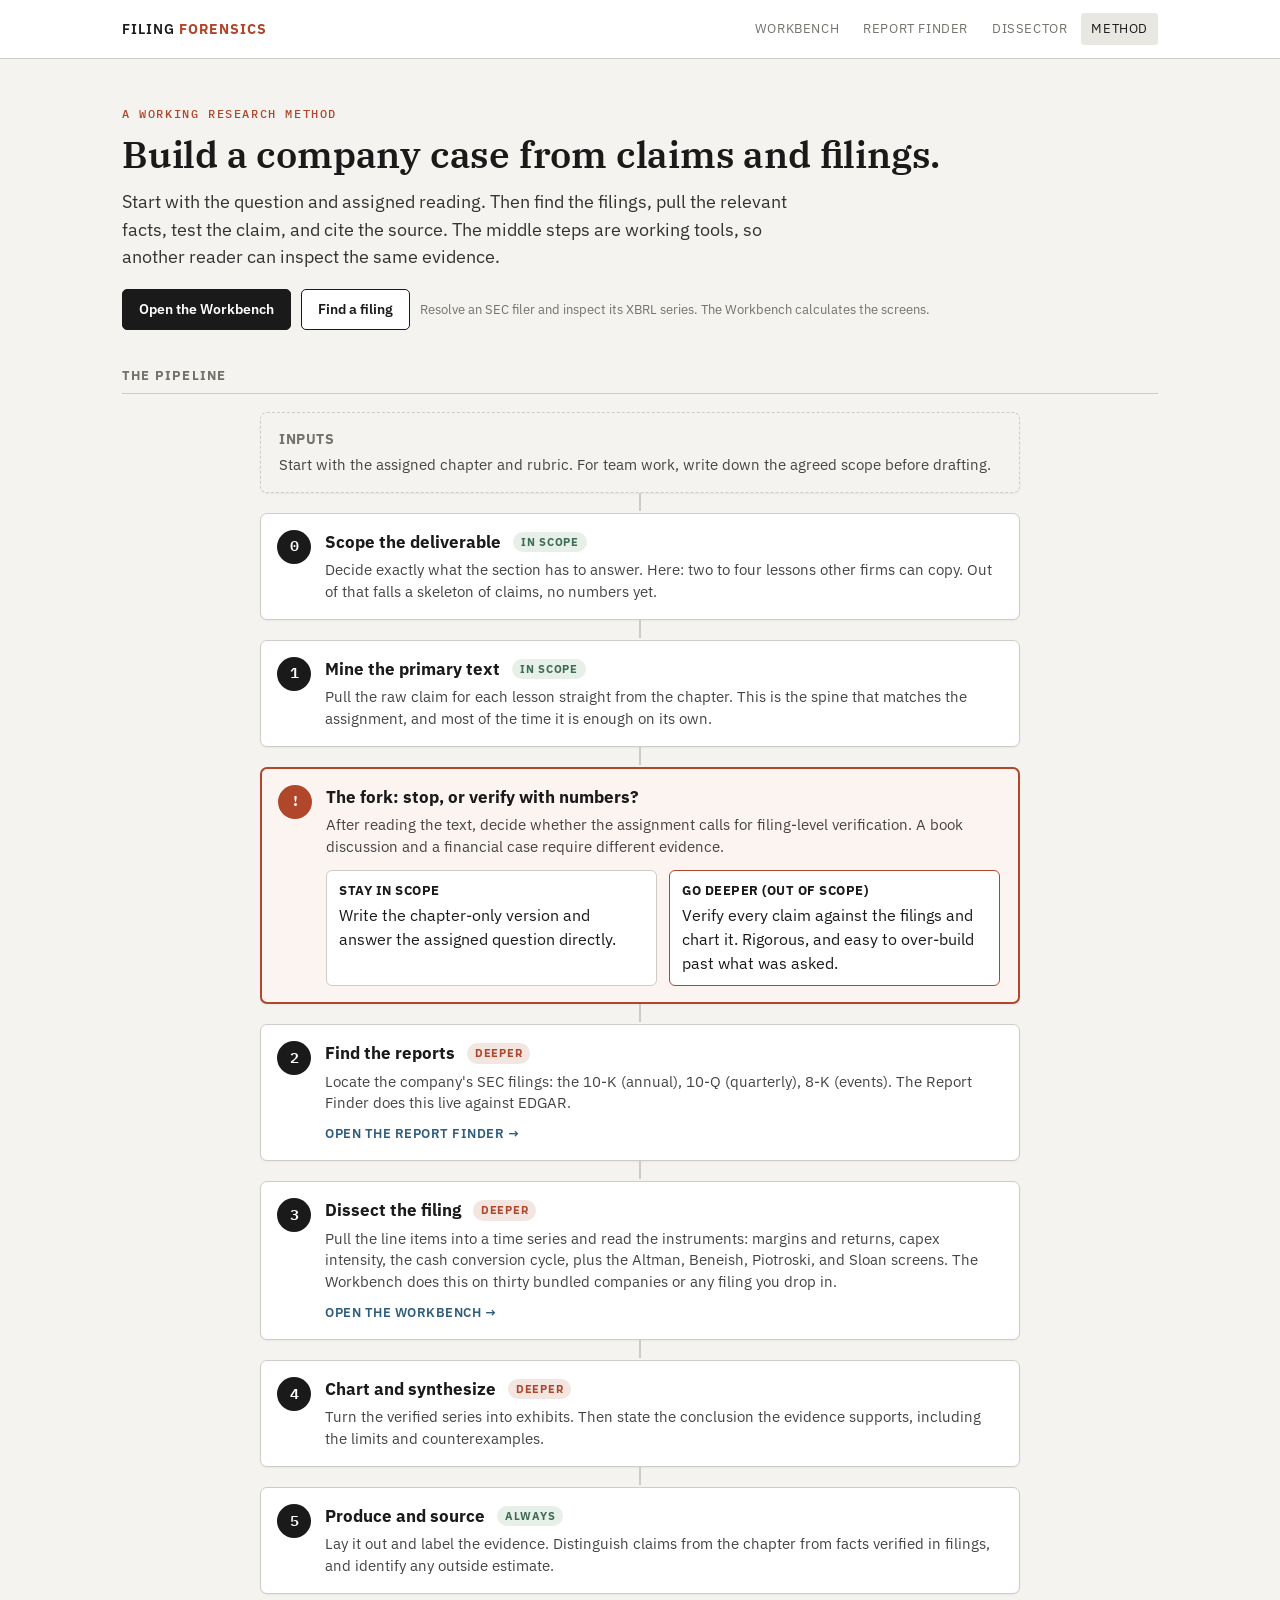
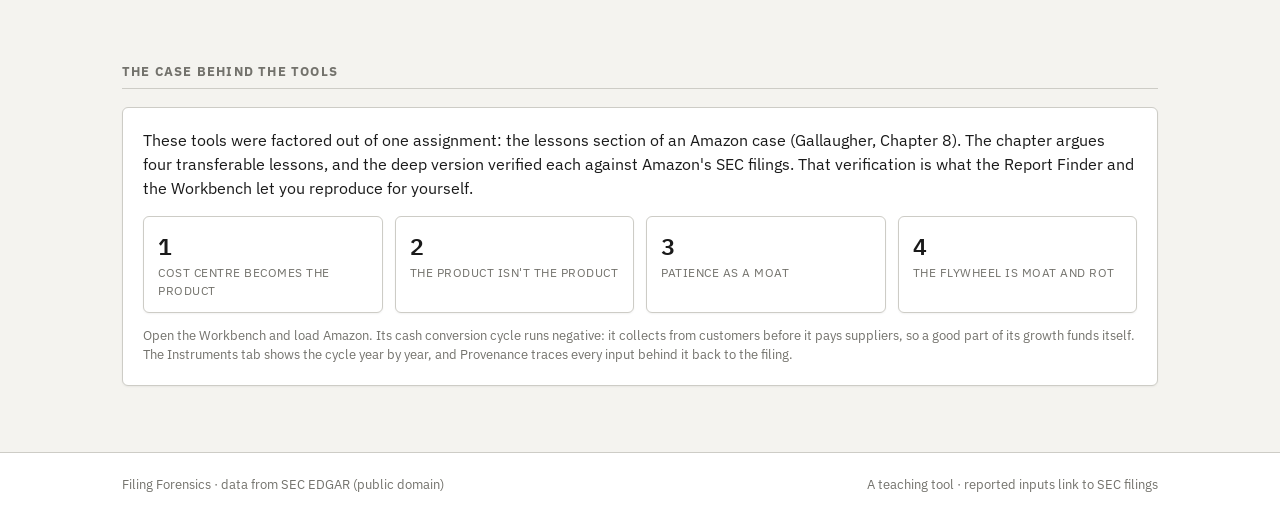
<file: index.html>
<!DOCTYPE html>
<html lang="en">
<head>
<meta charset="utf-8">
<meta name="viewport" content="width=device-width, initial-scale=1">
<title>Filing Forensics - how a financial case study gets built</title>
<meta name="description" content="A research schematic plus working tools for finding and dissecting SEC filings, built around the Amazon (Chapter 8) case.">
<link rel="preconnect" href="https://fonts.googleapis.com">
<link rel="preconnect" href="https://fonts.gstatic.com" crossorigin>
<link rel="stylesheet" href="https://fonts.googleapis.com/css2?family=IBM+Plex+Mono:wght@400;500;600&family=IBM+Plex+Sans:wght@400;500;600;700&family=IBM+Plex+Serif:wght@500;600&display=swap">
<link rel="stylesheet" href="css/style.css">
</head>
<body data-base=".">
<header class="site-head"><div class="wrap">
  <div class="brand">Filing <b>Forensics</b></div>
  <nav class="nav" aria-label="Primary">
    <a href="app.html">Workbench</a>
    <a href="finder.html">Report Finder</a>
    <a href="dissector.html">Dissector</a>
    <a href="index.html" class="active" aria-current="page">Method</a>
  </nav>
</div></header>

<main class="wrap">
  <div class="hero">
    <p class="kicker">A working research method</p>
    <h1>Build a company case from claims and filings.</h1>
    <p class="lede">Start with the question and assigned reading. Then find the filings, pull the relevant facts,
    test the claim, and cite the source. The middle steps are working tools, so another reader can inspect the same evidence.</p>
    <p style="margin:18px 0 0;display:flex;gap:10px;flex-wrap:wrap;align-items:center">
      <a class="btn" href="app.html">Open the Workbench</a>
      <a class="btn secondary" href="finder.html">Find a filing</a>
      <span class="small muted">Resolve an SEC filer and inspect its XBRL series. The Workbench calculates the screens.</span>
    </p>
  </div>

  <section>
    <h2>The pipeline</h2>
    <div class="rail">

      <div class="node inputs">
        <h3>Inputs</h3>
        <p>Start with the assigned chapter and rubric. For team work, write down the agreed scope before drafting.</p>
      </div>
      <div class="connector"></div>

      <div class="node">
        <div class="badge">0</div>
        <h3>Scope the deliverable <span class="scope in">in scope</span></h3>
        <p>Decide exactly what the section has to answer. Here: two to four lessons other firms can copy. Out of that falls a skeleton of claims, no numbers yet.</p>
      </div>
      <div class="connector"></div>

      <div class="node">
        <div class="badge">1</div>
        <h3>Mine the primary text <span class="scope in">in scope</span></h3>
        <p>Pull the raw claim for each lesson straight from the chapter. This is the spine that matches the assignment, and most of the time it is enough on its own.</p>
      </div>
      <div class="connector"></div>

      <div class="node fork">
        <div class="badge">!</div>
        <h3>The fork: stop, or verify with numbers?</h3>
        <p>After reading the text, decide whether the assignment calls for filing-level verification. A book discussion and a financial case require different evidence.</p>
        <div class="paths">
          <div class="path"><b>Stay in scope</b>Write the chapter-only version and answer the assigned question directly.</div>
          <div class="path outp"><b>Go deeper (out of scope)</b>Verify every claim against the filings and chart it. Rigorous, and easy to over-build past what was asked.</div>
        </div>
      </div>
      <div class="connector"></div>

      <div class="node">
        <div class="badge">2</div>
        <h3>Find the reports <span class="scope out">deeper</span></h3>
        <p>Locate the company's SEC filings: the 10-K (annual), 10-Q (quarterly), 8-K (events). The Report Finder does this live against EDGAR.</p>
        <a class="tool-link" href="finder.html">Open the Report Finder</a>
      </div>
      <div class="connector"></div>

      <div class="node">
        <div class="badge">3</div>
        <h3>Dissect the filing <span class="scope out">deeper</span></h3>
        <p>Pull the line items into a time series and read the instruments: margins and returns, capex intensity, the cash conversion cycle, plus the Altman, Beneish, Piotroski, and Sloan screens. The Workbench does this on thirty bundled companies or any filing you drop in.</p>
        <a class="tool-link" href="app.html">Open the Workbench</a>
      </div>
      <div class="connector"></div>

      <div class="node">
        <div class="badge">4</div>
        <h3>Chart and synthesize <span class="scope out">deeper</span></h3>
        <p>Turn the verified series into exhibits. Then state the conclusion the evidence supports, including the limits and counterexamples.</p>
      </div>
      <div class="connector"></div>

      <div class="node">
        <div class="badge">5</div>
        <h3>Produce and source <span class="scope in">always</span></h3>
        <p>Lay it out and label the evidence. Distinguish claims from the chapter from facts verified in filings, and identify any outside estimate.</p>
      </div>

    </div>
  </section>

  <section id="case">
    <h2>The case behind the tools</h2>
    <div class="card">
      <p style="margin-top:0">These tools were factored out of one assignment: the lessons section of an Amazon case (Gallaugher, Chapter 8).
      The chapter argues four transferable lessons, and the deep version verified each against Amazon's SEC filings.
      That verification is what the Report Finder and the Workbench let you reproduce for yourself.</p>
      <div class="metricgrid" style="margin-bottom:0">
        <div class="metric"><div class="v">1</div><div class="k">Cost centre becomes the product</div></div>
        <div class="metric"><div class="v">2</div><div class="k">The product isn't the product</div></div>
        <div class="metric"><div class="v">3</div><div class="k">Patience as a moat</div></div>
        <div class="metric"><div class="v">4</div><div class="k">The flywheel is moat and rot</div></div>
      </div>
      <p class="small muted" style="margin-bottom:0">Open the Workbench and load Amazon. Its cash conversion cycle runs negative:
      it collects from customers before it pays suppliers, so a good part of its growth funds itself. The Instruments tab shows
      the cycle year by year, and Provenance traces every input behind it back to the filing.</p>
    </div>
  </section>
</main>

<footer><div class="wrap">
  <span>Filing Forensics · data from SEC EDGAR (public domain)</span>
  <span>A teaching tool · reported inputs link to SEC filings</span>
</div></footer>
</body>
</html>
</file>
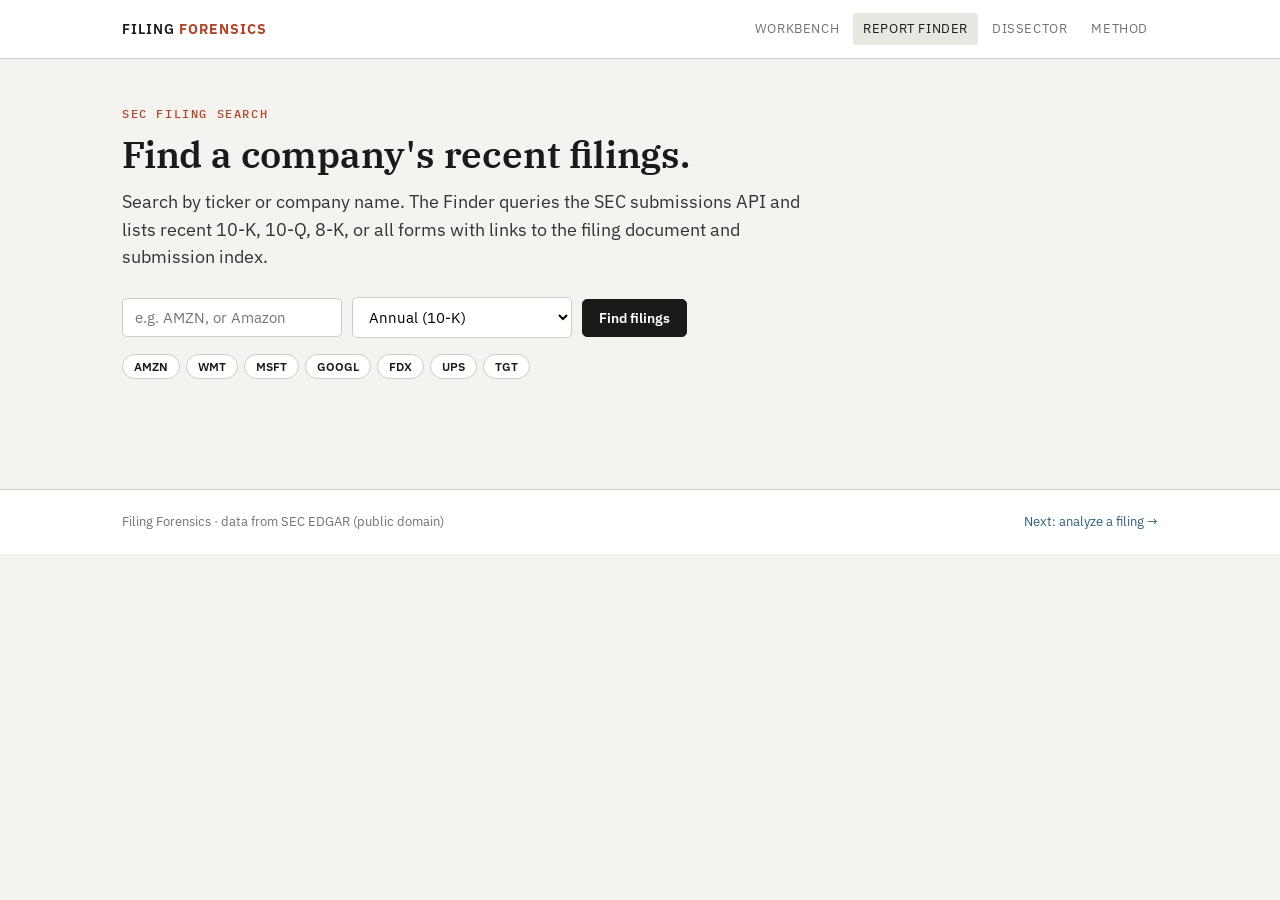
<file: finder.html>
<!DOCTYPE html>
<html lang="en">
<head>
<meta charset="utf-8">
<meta name="viewport" content="width=device-width, initial-scale=1">
<title>Report Finder · Filing Forensics</title>
<link rel="preconnect" href="https://fonts.googleapis.com">
<link rel="preconnect" href="https://fonts.gstatic.com" crossorigin>
<link rel="stylesheet" href="https://fonts.googleapis.com/css2?family=IBM+Plex+Mono:wght@400;500;600&family=IBM+Plex+Sans:wght@400;500;600;700&family=IBM+Plex+Serif:wght@500;600&display=swap">
<link rel="stylesheet" href="css/style.css">
</head>
<body data-base=".">
<header class="site-head"><div class="wrap">
  <div class="brand">Filing <b>Forensics</b></div>
  <nav class="nav" aria-label="Primary">
    <a href="app.html">Workbench</a>
    <a href="finder.html" class="active" aria-current="page">Report Finder</a>
    <a href="dissector.html">Dissector</a>
    <a href="index.html">Method</a>
  </nav>
</div></header>

<main class="wrap">
  <div class="hero" style="padding-bottom:0">
    <p class="kicker">SEC filing search</p>
    <h1>Find a company's recent filings.</h1>
    <p class="lede">Search by ticker or company name. The Finder queries the SEC submissions API and lists recent
    10-K, 10-Q, 8-K, or all forms with links to the filing document and submission index.</p>
  </div>

  <section>
    <form id="searchForm" class="toolbar" autocomplete="off">
      <input type="search" id="q" placeholder="e.g. AMZN, or Amazon" aria-label="Company ticker or name">
      <select id="formFilter" aria-label="Filing type">
        <option value="10-K" selected>Annual (10-K)</option>
        <option value="10-Q">Quarterly (10-Q)</option>
        <option value="8-K">Events (8-K)</option>
        <option value="ALL">All forms</option>
      </select>
      <button type="submit">Find filings</button>
    </form>
    <div class="chips" id="quickPicks"></div>
    <p class="status" id="status" aria-live="polite"></p>

    <div id="candidates"></div>

    <div id="company" class="hidden">
      <div class="card" id="companyHead" style="margin-bottom:14px"></div>
      <div class="tablewrap" id="filings"></div>
      <p class="small muted" id="filingHint" style="margin-top:10px"></p>
    </div>
  </section>
</main>

<footer><div class="wrap">
  <span>Filing Forensics · data from SEC EDGAR (public domain)</span>
  <span><a href="app.html">Next: analyze a filing &rarr;</a></span>
</div></footer>

<script src="js/sec.js"></script>
<script src="js/finder.js"></script>
</body>
</html>
</file>
<file: css/style.css>
/* Filing Forensics - shared Swiss research-tool styling.
   Palette matched to the lessons-note exhibits (charts.py). */
:root{
  --ink:#1a1a1a; --blue:#2f5d7c; --rust:#b0472b; --gray:#cdccc6;
  --lgray:#e8e7e2; --mid:#73726c; --wash:#f4f3ef; --paper:#ffffff;
  --green:#3f6b54; --gold:#9a7a2e;
  --serif:"IBM Plex Serif",Georgia,"Times New Roman",serif;
  --sans:"IBM Plex Sans","Helvetica Neue",Helvetica,Arial,system-ui,sans-serif;
  --mono:"IBM Plex Mono","SF Mono",ui-monospace,Menlo,Consolas,monospace;
  --maxw:1080px;
  --shadow:0 1px 2px rgba(26,26,26,.05);
  --shadow-lift:0 1px 3px rgba(26,26,26,.07),0 6px 16px rgba(26,26,26,.05);
}
*{box-sizing:border-box}
html{-webkit-text-size-adjust:100%}
body{
  margin:0;font-family:var(--sans);color:var(--ink);background:var(--wash);
  line-height:1.5;font-size:16px;-webkit-font-smoothing:antialiased;
  font-feature-settings:"kern" 1,"liga" 1;text-rendering:optimizeLegibility;
}
a{color:var(--blue);text-decoration:none}
a:hover{text-decoration:underline}
a:focus-visible,button:focus-visible,[role=button]:focus-visible,summary:focus-visible{
  outline:2px solid var(--blue);outline-offset:2px}
.wrap{max-width:var(--maxw);margin:0 auto;padding:0 22px}

/* header / nav */
.site-head{background:var(--paper);border-bottom:1px solid var(--gray)}
.site-head .wrap{display:flex;align-items:center;justify-content:space-between;
  height:58px;gap:18px;flex-wrap:wrap}
.brand{font-weight:600;letter-spacing:1px;font-size:14px;text-transform:uppercase}
.brand b{color:var(--rust);font-weight:700}
.nav{display:flex;gap:4px;flex-wrap:wrap}
.nav a{font-size:13px;text-transform:uppercase;letter-spacing:.6px;color:var(--mid);
  padding:6px 10px;border-radius:3px}
.nav a:hover{color:var(--ink);background:var(--lgray);text-decoration:none}
.nav a.active{color:var(--ink);background:var(--lgray)}

/* generic blocks */
.hero{padding:46px 0 10px}
.hero h1{font-family:var(--serif);font-size:37px;line-height:1.12;margin:0 0 12px;
  letter-spacing:-.2px;font-weight:600}
.hero .lede{font-size:18px;line-height:1.55;color:#333;max-width:64ch;margin:0}
.kicker{font-family:var(--mono);font-size:11.5px;text-transform:uppercase;letter-spacing:1.6px;
  color:var(--rust);font-weight:500;margin:0 0 12px}
section{padding:26px 0}
h2{font-size:13px;text-transform:uppercase;letter-spacing:1.2px;color:var(--mid);
  border-bottom:1px solid var(--gray);padding-bottom:7px;margin:0 0 18px;font-weight:700}
.card{background:var(--paper);border:1px solid var(--gray);border-radius:6px;padding:20px;
  box-shadow:var(--shadow)}
.muted{color:var(--mid)}
.small{font-size:13px}
.mono{font-family:var(--mono)}

/* schematic rail */
.rail{position:relative;margin:0 auto;max-width:760px}
.node{position:relative;background:var(--paper);border:1px solid var(--gray);
  border-radius:7px;padding:16px 18px 16px 64px;margin:0 0 16px;box-shadow:var(--shadow)}
.node .badge{position:absolute;left:16px;top:16px;width:34px;height:34px;border-radius:50%;
  background:var(--ink);color:#fff;display:flex;align-items:center;justify-content:center;
  font-family:var(--mono);font-weight:600;font-size:15px}
.node h3{margin:0 0 4px;font-size:17px}
.node p{margin:0;color:#444;font-size:14.5px}
.node .tool-link{display:inline-block;margin-top:10px;font-size:13px;font-weight:600;
  text-transform:uppercase;letter-spacing:.5px}
.node .tool-link::after{content:" \2192"}
.scope{display:inline-block;font-size:11px;text-transform:uppercase;letter-spacing:.7px;
  font-weight:700;padding:2px 8px;border-radius:20px;margin-left:8px;vertical-align:2px}
.scope.in{background:#e7efe9;color:var(--green)}
.scope.out{background:#f3e5e0;color:var(--rust)}
.rail .connector{height:18px;width:2px;background:var(--gray);margin:-14px auto 0;
  position:relative;top:-2px}
.node.inputs{padding-left:18px;background:var(--wash);border-style:dashed}
.node.inputs h3{font-size:14px;color:var(--mid);text-transform:uppercase;letter-spacing:.6px}
.fork{border:2px solid var(--rust);background:#fbf4f1}
.fork .badge{background:var(--rust)}
.fork .paths{display:grid;grid-template-columns:1fr 1fr;gap:12px;margin-top:12px}
.fork .path{border:1px solid var(--gray);border-radius:6px;padding:10px 12px;background:#fff}
.fork .path b{display:block;font-size:13px;text-transform:uppercase;letter-spacing:.5px;margin-bottom:3px}
.fork .path.outp{border-color:var(--rust)}
@media(max-width:620px){.fork .paths{grid-template-columns:1fr}}

/* tools: forms, tables, charts */
.toolbar{display:flex;gap:10px;flex-wrap:wrap;align-items:center;margin-bottom:16px}
input[type=text],input[type=search],select{font-family:var(--sans);font-size:15px;
  padding:9px 12px;border:1px solid var(--gray);border-radius:5px;background:#fff;min-width:220px}
input:focus,select:focus{outline:2px solid var(--blue);outline-offset:-1px}
button,.btn{font-family:var(--sans);font-size:14px;font-weight:600;cursor:pointer;
  padding:9px 16px;border:1px solid var(--ink);border-radius:5px;background:var(--ink);color:#fff;
  transition:opacity .12s ease,box-shadow .12s ease,transform .12s ease}
button.secondary,.btn.secondary{background:#fff;color:var(--ink)}
button:hover{opacity:.9}
.btn:active{transform:translateY(1px)}
button:disabled{cursor:wait;opacity:.55}
.chips{display:flex;gap:6px;flex-wrap:wrap;margin:6px 0 0}
.chip{font-size:12px;border:1px solid var(--gray);border-radius:20px;padding:4px 11px;
  background:#fff;cursor:pointer;color:var(--ink)}
.chip:hover{background:var(--lgray)}
table{border-collapse:collapse;width:100%;font-size:13.5px;background:#fff}
th,td{text-align:right;padding:7px 10px;border-bottom:1px solid var(--lgray);
  font-variant-numeric:tabular-nums}
th:first-child,td:first-child{text-align:left}
thead th{border-bottom:1.5px solid var(--gray);color:var(--mid);font-size:12px;
  text-transform:uppercase;letter-spacing:.5px;position:sticky;top:0;background:#fff}
tbody tr:hover{background:var(--wash)}
td.neg{color:var(--rust)}
.tablewrap{overflow:auto;max-height:520px;border:1px solid var(--gray);border-radius:6px}
.filing{display:grid;grid-template-columns:78px 96px 1fr auto;gap:10px;align-items:center;
  padding:10px 12px;border-bottom:1px solid var(--lgray);font-size:14px}
.filing:hover{background:var(--wash)}
.filing[role=button]:focus-visible{outline:2px solid var(--blue);outline-offset:-2px}
.filing .form{font-weight:700}
.filing .links{display:flex;gap:10px;font-size:13px}
.tag{font-size:11px;font-weight:700;text-transform:uppercase;letter-spacing:.5px;
  padding:2px 7px;border-radius:3px;background:var(--lgray);color:var(--mid)}
.tag.tenk{background:#e7efe9;color:var(--green)}
.chartbox{background:#fff;border:1px solid var(--gray);border-radius:6px;padding:14px;
  margin-top:14px;box-shadow:var(--shadow)}
.metricgrid{display:grid;grid-template-columns:repeat(auto-fit,minmax(150px,1fr));gap:12px;margin:6px 0 18px}
.metric{background:#fff;border:1px solid var(--gray);border-radius:6px;padding:12px 14px;box-shadow:var(--shadow)}
.metric .v{font-family:var(--mono);font-size:23px;font-weight:600;font-variant-numeric:tabular-nums;letter-spacing:-.5px}
.metric .k{font-size:12px;color:var(--mid);text-transform:uppercase;letter-spacing:.5px}
.metric .v.neg{color:var(--rust)}
.note{background:#fff;border-left:3px solid var(--blue);padding:12px 16px;margin:14px 0;
  font-size:14px;border-radius:0 5px 5px 0}
.note.warn{border-left-color:var(--rust)}
.dropzone{border:2px dashed var(--gray);border-radius:8px;padding:26px;text-align:center;
  background:#fff;color:var(--mid);cursor:pointer}
.drop-pick{padding:2px 5px;border:0;border-bottom:1px solid currentColor;border-radius:0;
  background:transparent;color:var(--blue);font-size:inherit}
.drop-pick:hover{opacity:1}
.dropzone.drag,.dropzone.await{border-color:var(--blue);background:#eef4f8;color:var(--ink)}
.dropzone.await{animation:awaitpulse 1.6s ease-in-out infinite}
@keyframes awaitpulse{0%,100%{box-shadow:0 0 0 0 rgba(47,93,124,0)}50%{box-shadow:0 0 0 4px rgba(47,93,124,.12)}}
@media(prefers-reduced-motion:reduce){.dropzone.await{animation:none}}

/* dissector bridge (download-and-drop for non-bundled companies) */
#bridge{margin-bottom:14px}
.bridge-steps{margin:10px 0 2px;padding-left:20px}
.bridge-steps li{margin:0 0 9px}
.bridge-steps li:last-child{margin-bottom:0}
.btn:hover{text-decoration:none;opacity:.9}
a.btn{display:inline-block}
.hidden{display:none}
.status{font-size:13px;color:var(--mid);min-height:18px}
.status.err{color:var(--rust)}
footer{border-top:1px solid var(--gray);background:var(--paper);margin-top:40px;
  padding:22px 0;font-size:13px;color:var(--mid)}
footer .wrap{display:flex;justify-content:space-between;gap:14px;flex-wrap:wrap}

/* ============================================================
   Workbench (app.html) - the unified forensic console
   ============================================================ */
.companyhead{display:flex;justify-content:space-between;gap:18px;flex-wrap:wrap;align-items:flex-start}
.companyhead .name{font-size:23px;font-weight:700;line-height:1.15}
.companyhead .sub{font-size:13px;color:var(--mid);margin-top:3px}
.companyhead .sub .pill{display:inline-block;background:var(--lgray);color:var(--ink);
  border-radius:20px;padding:1px 9px;margin-right:6px;font-size:12px}
.companyhead .links{font-size:13px;text-align:right}
.companyhead .links a{display:inline-block;margin-left:12px}
.mode-tag{display:inline-block;font-size:11px;text-transform:uppercase;letter-spacing:.6px;
  font-weight:700;padding:2px 8px;border-radius:3px;background:var(--lgray);color:var(--mid)}
.mode-tag.bundled{background:#e7efe9;color:var(--green)}
.mode-tag.upload{background:#eef4f8;color:var(--blue)}
.mode-tag.proxy{background:#f6efe0;color:var(--gold)}

/* verdict scorecard */
.scorecard{display:grid;grid-template-columns:repeat(auto-fit,minmax(184px,1fr));gap:12px;margin:4px 0 6px}
.verdict{background:#fff;border:1px solid var(--gray);border-radius:7px;padding:13px 15px;
  border-top:3px solid var(--gray);position:relative;box-shadow:var(--shadow)}
.verdict.safe,.verdict.good{border-top-color:var(--green)}
.verdict.grey,.verdict.warn{border-top-color:var(--gold)}
.verdict.distress,.verdict.bad{border-top-color:var(--rust)}
.verdict .k{font-size:11px;text-transform:uppercase;letter-spacing:.6px;color:var(--mid);font-weight:700}
.verdict .v{font-family:var(--mono);font-size:24px;font-weight:600;font-variant-numeric:tabular-nums;
  letter-spacing:-.5px;line-height:1.15;margin:4px 0 1px}
.verdict .label{font-size:13px;font-weight:600}
.verdict.safe .label,.verdict.good .label{color:var(--green)}
.verdict.grey .label,.verdict.warn .label{color:var(--gold)}
.verdict.distress .label,.verdict.bad .label{color:var(--rust)}
.verdict .vnote{font-size:12px;color:var(--mid);margin-top:5px;line-height:1.4}

/* tab bar */
.tabbar{display:flex;gap:2px;flex-wrap:wrap;border-bottom:1px solid var(--gray);margin:22px 0 16px}
.tabbar button{background:none;border:none;color:var(--mid);font-size:13px;font-weight:600;
  text-transform:uppercase;letter-spacing:.5px;padding:9px 14px;border-radius:0;
  border-bottom:2px solid transparent;margin-bottom:-1px}
.tabbar button:hover{color:var(--ink);opacity:1}
.tabbar button.active{color:var(--ink);border-bottom-color:var(--rust)}
.tabpanel{display:none}
.tabpanel.active{display:block}
.tabpanel[hidden]{display:none}

/* dense statement/instrument tables */
table.dense{font-size:12.5px}
table.dense th,table.dense td{padding:5px 8px}
table.dense tbody th{text-align:left;font-weight:600;color:var(--ink);position:sticky;left:0;
  background:#fff;text-transform:none;letter-spacing:0;font-size:12.5px;border-right:1px solid var(--lgray)}
table.dense tbody tr:hover th{background:var(--wash)}
.rowgroup td,.rowgroup th{background:var(--wash);font-weight:700;font-size:11px;
  text-transform:uppercase;letter-spacing:.5px;color:var(--mid)}
td.prov{cursor:help;position:relative}
td.prov:hover{background:#eef4f8;outline:1px solid var(--blue)}
.flagcell{font-weight:700}
.flagcell.bad{color:var(--rust)}
.flagcell.good{color:var(--green)}
.flagcell.warn{color:var(--gold)}
.flagcell.partial{color:var(--mid)}

/* provenance audit */
.provtable td.xtag{font-family:var(--mono);font-size:11px;text-align:left;text-transform:none;
  letter-spacing:0;font-weight:400;background:none;padding:5px 8px;color:#333;word-break:break-all}
.provtable td.frame,.provtable td.form{font-family:var(--mono);font-size:12px}
.legend{display:flex;gap:16px;flex-wrap:wrap;font-size:12px;color:var(--mid);margin:8px 0 0}
.legend .sw{display:inline-block;width:11px;height:11px;border-radius:2px;margin-right:5px;vertical-align:-1px}
.legend .sw.green{background:var(--green)} .legend .sw.gold{background:var(--gold)} .legend .sw.rust{background:var(--rust)}
.advrow{display:flex;gap:10px;flex-wrap:wrap;align-items:center;margin-top:10px;font-size:13px}
.advrow input[type=text]{min-width:280px;font-size:13px;padding:6px 9px}
details.adv{margin-top:10px}
details.adv summary{cursor:pointer;font-size:13px;color:var(--mid);font-weight:600}
.chipgroup{margin-bottom:4px}
h3.fsub{font-size:14px;margin:22px 0 8px;color:var(--ink);font-weight:700}
h3.fsub:first-child{margin-top:4px}
.scoreboard-lead{margin-bottom:14px}

/* interactive trends chart */
.charthead{display:flex;justify-content:space-between;align-items:flex-end;gap:14px;flex-wrap:wrap;margin-bottom:9px}
.chartmodes{display:flex;flex-wrap:wrap}
.chartmodes .seg{background:#fff;border:1px solid var(--gray);color:var(--mid);font-size:12px;
  font-weight:600;padding:5px 12px;border-radius:0}
.chartmodes .seg:first-child{border-radius:5px 0 0 5px}
.chartmodes .seg:last-child{border-radius:0 5px 5px 0}
.chartmodes .seg+.seg{border-left:none}
.chartmodes .seg:hover{color:var(--ink);opacity:1}
.chartmodes .seg.active{background:var(--ink);color:#fff;border-color:var(--ink)}
.metricchips{display:flex;gap:6px;flex-wrap:wrap;margin:0 0 11px}
.mchip{display:inline-flex;align-items:center;gap:6px;font-size:12px;font-weight:600;
  border:1px solid var(--gray);background:#fff;color:var(--mid);border-radius:20px;
  padding:4px 11px;cursor:pointer;user-select:none}
.mchip .dot{width:9px;height:9px;border-radius:50%;background:var(--gray);flex:none}
.mchip:hover{color:var(--ink)}
.mchip.on{color:var(--ink);border-color:var(--ink);background:var(--wash)}
.mchip.blocked{opacity:.38;cursor:not-allowed}
.canvas-holder{position:relative;height:340px;background:#fff;border:1px solid var(--lgray);
  border-radius:7px;padding:10px;box-shadow:var(--shadow)}

/* forensic trajectory mini-charts */
.fcharts{display:grid;grid-template-columns:repeat(auto-fit,minmax(258px,1fr));gap:12px;margin:2px 0 14px}
.fchart{position:relative;height:215px;background:#fff;border:1px solid var(--lgray);border-radius:7px;
  padding:9px;box-shadow:var(--shadow)}

/* inline table sparklines */
.spark{vertical-align:middle;display:inline-block}
td.sparkcell{text-align:center;min-width:98px;padding:3px 8px}
th.sparkhead{text-align:center}
.rowgroup td.sparkcell{background:var(--wash)}
</file>
